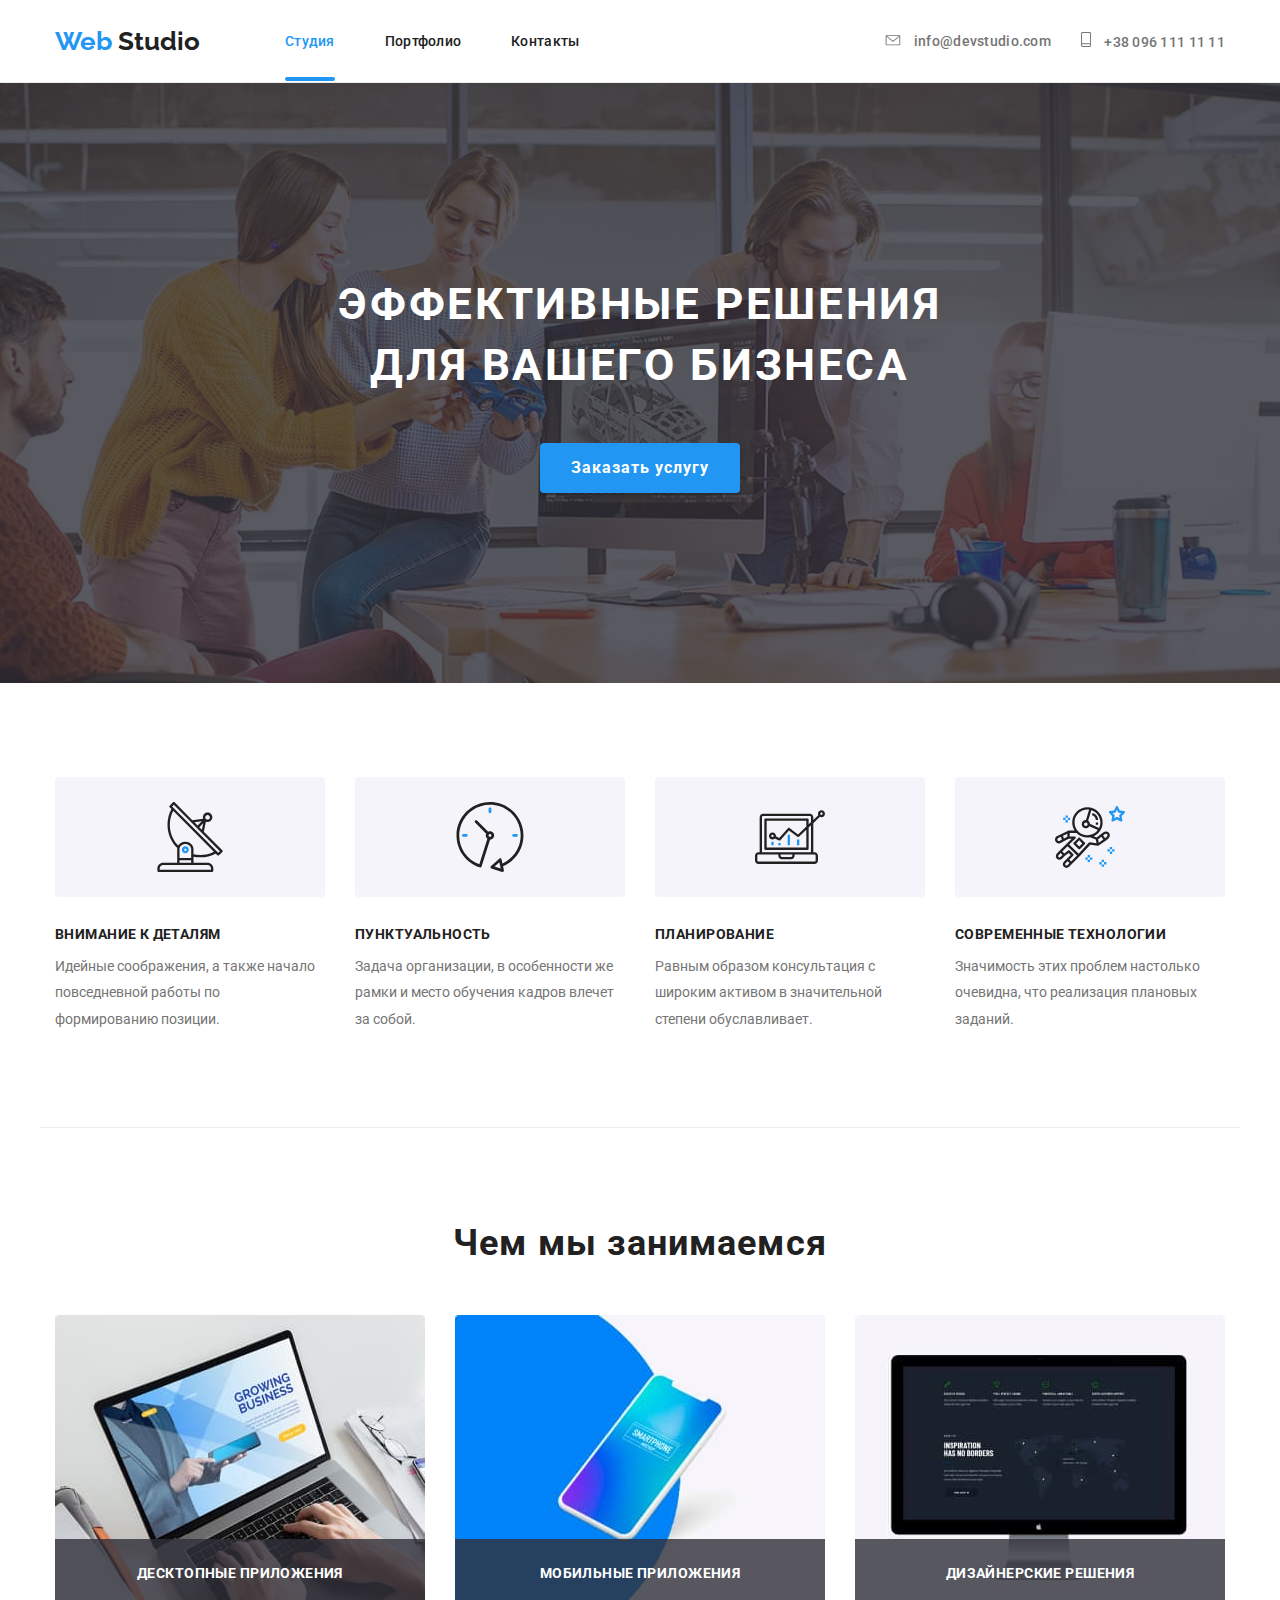
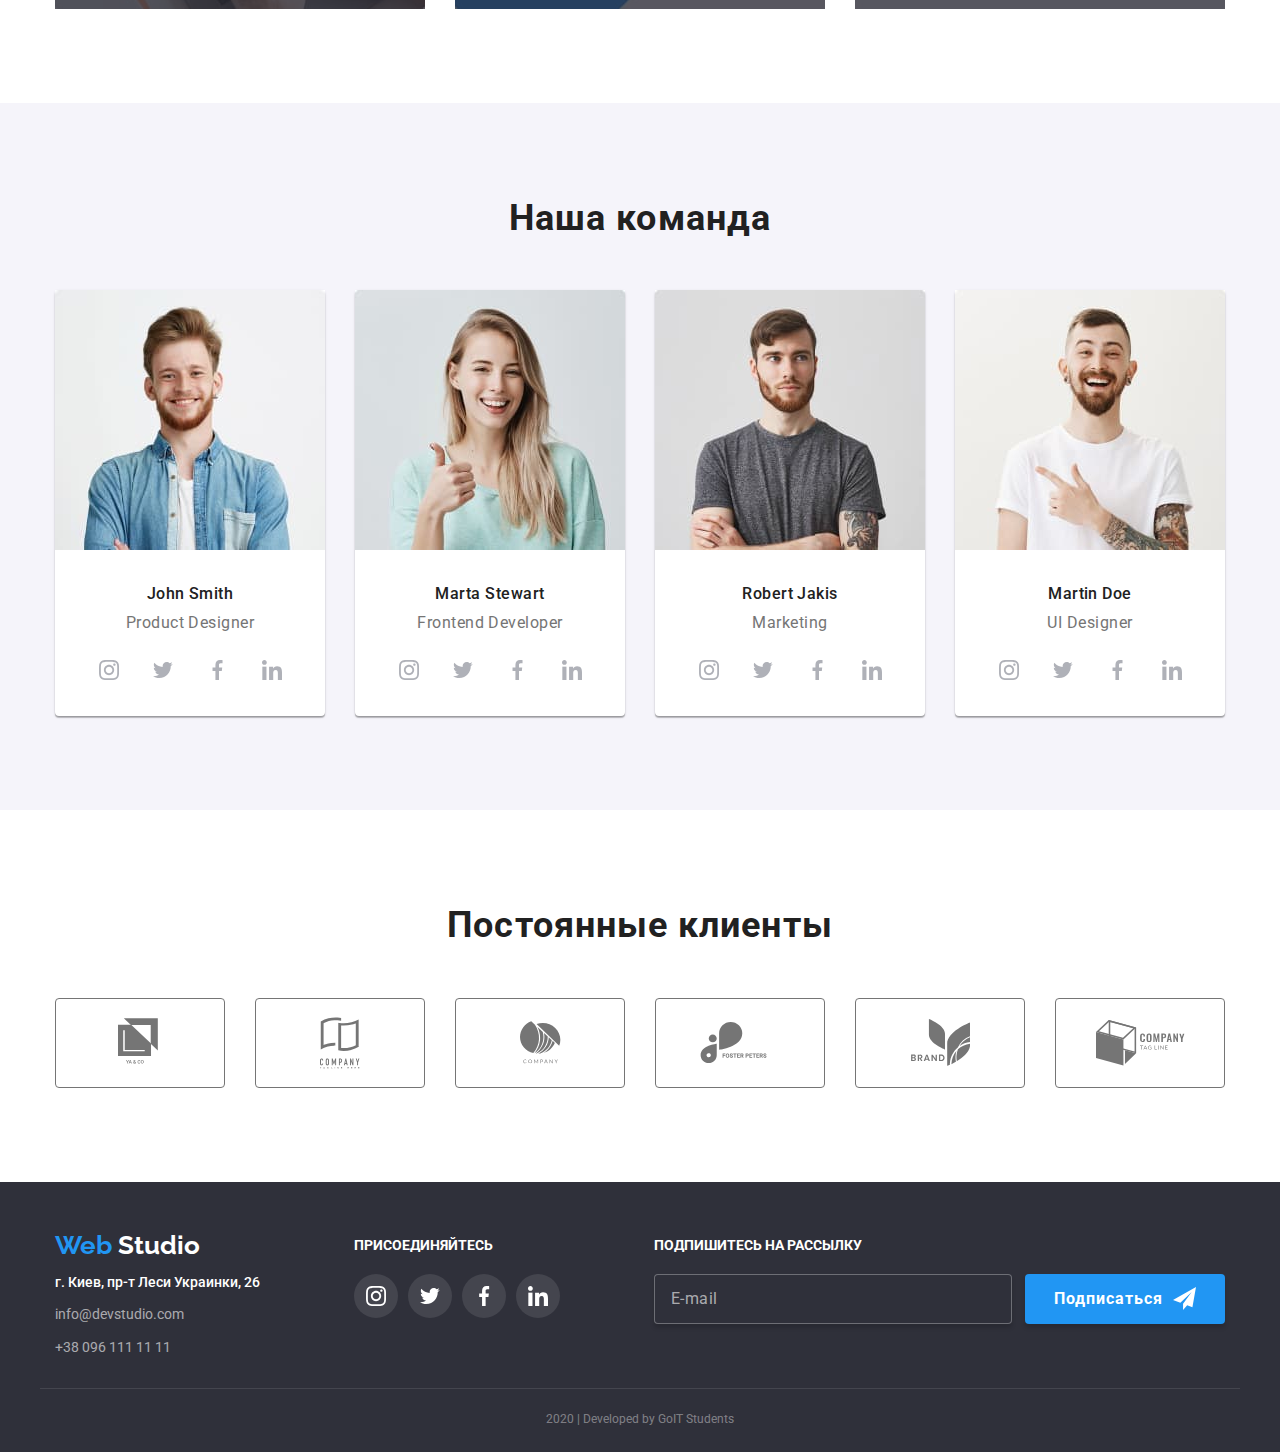
<file: index.html>
<!DOCTYPE html>
<html lang="ru">

<head>
  <meta charset="UTF-8" />
  <meta name="viewport" content="width=device-width, initial-scale=1.0" />
  <link href="https://fonts.googleapis.com/css2?family=Raleway:wght@700&display=swap" rel="stylesheet" />
  <link href="https://fonts.googleapis.com/css2?family=Roboto:wght@400;700&display=swap" rel="stylesheet" />
  <link rel="stylesheet" href="./css/main.min.css">
  <title>Верстка№1</title>
</head>

<body>
  <header>
    <!--Шапка сайта-->
    <div class="container-header">

      <nav class="header-nav">
        <a href="./index.html" class="logo">Web <span class="logo-studio"> Studio</span></a>
        <ul class="nav-list">
          <li class="nav-list-item">
            <a href="./index.html" class="nav-menu current">Студия</a>
          </li>
          <li class="nav-list-item">
            <a href="./portfolio.html" class="nav-menu">Портфолио</a>
          </li>
          <li class="nav-list-item">
            <a href="" class="nav-menu">Контакты</a>
          </li>
        </ul>
      </nav>

      <div class="container-connection">
        <ul class="container-connection-items">

          <li class="list-connection">
            <a href="mailto:info@devstudio.com" class="nav-contact">
              <svg class="icon-header" width="16" height="11">
                <use href="./images/svg/symbol.svg#icon-envelope">
                </use>
              </svg>
              info@devstudio.com
            </a>
          </li>

          <li class="list-connection">
            <a href="tel:+380961111111" class="nav-contact">
              <svg class="icon-header" width="10" height="15">
                <use href="./images/svg/symbol.svg#icon-Vector">
                </use>
              </svg>
              +38 096 111 11 11
            </a>
          </li>

        </ul>
      </div>

    </div>
  </header>
  <main>
    <section class="hero">
      <div class="container-hero">
        <h1 class="h1-studio">
          эффективные решения <br />
          для вашего бизнеса
        </h1>
        <div class="section-hero-button">
          <button data-modal-open type="button" class="button-hero">Заказать услугу</button>
        </div>
      </div>
    </section>
    <section class="section-features">
      <ul class="section-features-items">
        <li class="features-items-list">
          <div class="inside">
            <svg width="70px" height="70px">
              <use href="./images/svg/symbol.svg#icon-antenna"></use>
            </svg>
          </div>
          <h3 class="features-name">внимание к деталям</h3>
          <p class="features-title">
            Идейные соображения, а также начало повседневной работы по
            формированию позиции.
          </p>
        </li>
        <li class="features-items-list">
          <div class="inside">
            <svg width="70px" height="70px">
              <use href="./images/svg/symbol.svg#icon-clock"></use>
            </svg>
          </div>
          <h3 class="features-name">пунктуальность</h3>
          <p class="features-title">
            Задача организации, в особенности же рамки и место обучения кадров
            влечет за собой.
          </p>
        </li>
        <li class="features-items-list">
          <div class="inside">
            <svg width="70px" height="70px">
              <use href="./images/svg/symbol.svg#icon-diagram"></use>
            </svg>
          </div>
          <h3 class="features-name">планирование</h3>
          <p class="features-title">
            Равным образом консультация с широким активом в значительной
            степени обуславливает.
          </p>
        </li>
        <li class="features-items-list">
          <div class="inside">
            <svg width="70px" height="70px">
              <use href="./images/svg/symbol.svg#icon-astronaut"></use>
            </svg>
          </div>
          <h3 class="features-name">современные технологии</h3>
          <p class="features-title">
            Значимость этих проблем настолько очевидна, что реализация
            плановых заданий.
          </p>
        </li>
      </ul>
    </section>

    <section class="section-desktop">
      <h2 class="h2-studio">Чем мы занимаемся</h2>
      <ul class="desktop-list">

        <li class="desktop-list-items">
          <img src="./images/img1-3.jpg" alt="Десктопные приложения" width="370" />
          <h3 class="soft">десктопные приложения</h3>
        </li>

        <li class="desktop-list-items">
          <img src="./images/img2-3.jpg" alt="Мобильные приложения" width="370" />
          <h3 class="soft">мобильные приложения</h3>
        </li>

        <li class="desktop-list-items">
          <img src="./images/img3-3.jpg" alt="Дизайнерские решения" width="370" />
          <h3 class="soft">дизайнерские решения</h3>
        </li>

      </ul>
    </section>
    <section class="section-command">
      <div class="container-command">
        <h2 class="h2-studio">Наша команда</h2>
        <ul class="command-list">

        <li class="command-items">
          <img src="./images/img1-4.jpg" alt="Джон Ситт" width="270" />
          <h3 class="user">John Smith</h3>
          <p class="user-skill">Product Designer</p>
          <div class="container-seti">
            <ul class="user-seti">
              <li>
                <a class="icon-fill" href="" aria-label="instagram">
                  <svg class="icon-user" width="20" height="20">
                    <use href="./images/svg/symbol.svg#icon-Ellipse1"></use>
                  </svg>
                </a>
              </li>
              <li>
                <a class="icon-fill" href="" aria-label="twitter">
                  <svg class="icon-user" width="20" height="16">
                    <use href="./images/svg/symbol.svg#icon-Ellipse2"></use>
                  </svg>
                </a>
              </li>
              <li>
                <a class="icon-fill" href="" aria-label="facebook">
                  <svg class="icon-user" width="10" height="20">
                    <use href="./images/svg/symbol.svg#icon-Ellipse3"></use>
                  </svg>
                </a>
              </li>
              <li>
                <a class="icon-fill" href="" aria-label="linkeid">
                  <svg class="icon-user" width="20" height="20">
                    <use href="./images/svg/symbol.svg#icon-Ellipse4"></use>
                  </svg>
                </a>
              </li>
            </ul>
          </div>
        </li>

        <li class="command-items">
          <img src="./images/img2-4.jpg" alt="Марта Стевард" width="270" />
          <h3 class="user">Marta Stewart</h3>
          <p class="user-skill">Frontend Developer</p>
          <div class="container-seti">
            <ul class="user-seti">
              <li>
                <a class="icon-fill" href="" aria-label="instagram">
                  <svg class="icon-user" width="20" height="20">
                    <use href="./images/svg/symbol.svg#icon-Ellipse1"></use>
                  </svg>
                </a>
              </li>
              <li>
                <a class="icon-fill" href="" aria-label="twitter">
                  <svg class="icon-user" width="20" height="16">
                    <use href="./images/svg/symbol.svg#icon-Ellipse2"></use>
                  </svg>
                </a>
              </li>
              <li>
                <a class="icon-fill" href="" aria-label="facebook">
                  <svg class="icon-user" width="10" height="20">
                    <use href="./images/svg/symbol.svg#icon-Ellipse3"></use>
                  </svg>
                </a>
              </li>
              <li>
                <a class="icon-fill" href="" aria-label="linkeid">
                  <svg class="icon-user" width="20" height="20">
                    <use href="./images/svg/symbol.svg#icon-Ellipse4"></use>
                  </svg>
                </a>
              </li>
            </ul>
          </div>
        </li>

        <li class="command-items">
          <img src="./images/img3-4.jpg" alt="Роберт Якис" width="270" />
          <h3 class="user">Robert Jakis</h3>
          <p class="user-skill">Marketing</p>
          <div class="container-seti">
            <ul class="user-seti">
              <li>
                <a class="icon-fill" href="" aria-label="instagram">
                  <svg class="icon-user" width="20" height="20">
                    <use href="./images/svg/symbol.svg#icon-Ellipse1"></use>
                  </svg>
                </a>
              </li>
              <li>
                <a class="icon-fill" href="" aria-label="twitter">
                  <svg class="icon-user" width="20" height="16">
                    <use href="./images/svg/symbol.svg#icon-Ellipse2"></use>
                  </svg>
                </a>
              </li>
              <li>
                <a class="icon-fill" href="" aria-label="facebook">
                  <svg class="icon-user" width="10" height="20">
                    <use href="./images/svg/symbol.svg#icon-Ellipse3"></use>
                  </svg>
                </a>
              </li>
              <li>
                <a class="icon-fill" href="" aria-label="linkeid">
                  <svg class="icon-user" width="20" height="20">
                    <use href="./images/svg/symbol.svg#icon-Ellipse4"></use>
                  </svg>
                </a>
              </li>
            </ul>
          </div>
        </li>

        <li class="command-items">
          <img src="./images/img4-4.jpg" alt="Мартин До" width="270" />
          <h3 class="user">Martin Doe</h3>
          <p class="user-skill">UI Designer</p>
          <div class="container-seti">
            <ul class="user-seti">
              <li>
                <a class="icon-fill" href="" aria-label="instagram">
                  <svg class="icon-user" width="20" height="20">
                    <use href="./images/svg/symbol.svg#icon-Ellipse1"></use>
                  </svg>
                </a>
              </li>
              <li>
                <a class="icon-fill" href="" aria-label="twitter">
                  <svg class="icon-user" width="20" height="16">
                    <use href="./images/svg/symbol.svg#icon-Ellipse2"></use>
                  </svg>
                </a>
              </li>
              <li>
                <a class="icon-fill" href="" aria-label="facebook">
                  <svg class="icon-user" width="10" height="20">
                    <use href="./images/svg/symbol.svg#icon-Ellipse3"></use>
                  </svg>
                </a>
              </li>
              <li>
                <a class="icon-fill" href="" aria-label="linkeid">
                  <svg class="icon-user" width="20" height="20">
                    <use href="./images/svg/symbol.svg#icon-Ellipse4"></use>
                  </svg>
                </a>
              </li>
            </ul>
          </div>
        </li>
        </ul>
      </div>
    </section>
    <section class="section-client">
      <h2 class="h2-studio">Постоянные клиенты</h2>
      <ul class="logo-client">
        <li class="logo-client-items">
          <a class="icon" href="" aria-label="компания1">
            <svg class="logo-icon" width="44" height="49">
              <use href="./images/svg/symbol.svg#icon-logo1"></use>
            </svg>
          </a>
        </li>
        <li class="logo-client-items">
          <a class="icon" href="" aria-label="компания2">
            <svg class="logo-icon" width="40" height="52">
              <use href="./images/svg/symbol.svg#icon-logo2"></use>
            </svg>
          </a>
        </li>
        <li class="logo-client-items">
          <a class="icon" href="" aria-label="компания3">
            <svg class="logo-icon" width="41" height="43">
              <use href="./images/svg/symbol.svg#icon-logo3"></use>
            </svg>
          </a>
        </li>
        <li class="logo-client-items">
          <a class="icon" href="" aria-label="компания4">
            <svg class="logo-icon" width="80" height="42">
              <use href="./images/svg/symbol.svg#icon-logo4"></use>
            </svg>
          </a>
        </li>
        <li class="logo-client-items">
          <a class="icon" href="" aria-label="компания5">
            <svg class="logo-icon" width="59" height="47">
              <use href="./images/svg/symbol.svg#icon-logo5"></use>
            </svg>
          </a>
        </li>
        <li class="logo-client-items">
          <a class="icon" href="" aria-label="компания6">
            <svg class="logo-icon" width="89" height="46">
              <use href="./images/svg/symbol.svg#icon-logo6"></use>
            </svg>
          </a>
        </li>
      </ul>
    </section>
  </main>
  <footer>
      <div class="footer-content">
        <div class="container-adress">
          <a href="./index.html" class="logo">Web<span class="studio-footer"> Studio</span></a>
          <h2 class="footer-adress">г. Киев, пр-т Леси Украинки, 26</h2>
          <ul class="adress-items">
            <li class="adress-list">
              <a href="mailto:info@devstudio.com" class="footer-contact">info@devstudio.com</a>
            </li>
            <li>
              <a href="tel:+380961111111" class="footer-contact">+38 096 111 11 11</a>
            </li>
          </ul>
        </div>
        <div class="join">
          <p class="footer-connect">присоединяйтесь</p>
          <ul class="footer-seti">
            <li class="footer-seti-items">
              <a href="" class="footer-fon-icon">
                <svg class="footer-icon" width="20" height="20">
                  <use href="./images/svg/symbol.svg#icon-Ellipse5"></use>
                </svg>
              </a>
            </li>
            <li class="footer-seti-items">
              <a href="" class="footer-fon-icon">
                <svg class="footer-icon" width="20" height="20">
                  <use href="./images/svg/symbol.svg#icon-Ellipse6"></use>
                </svg>
              </a>
            </li>
            <li class="footer-seti-items">
              <a href="" class="footer-fon-icon">
                <svg class="footer-icon" width="20" height="20">
                  <use href="./images/svg/symbol.svg#icon-Ellipse7"></use>
                </svg>
              </a>
            </li>
            <li class="footer-seti-items">
              <a href="" class="footer-fon-icon">
                <svg class="footer-icon" width="20" height="20">
                  <use href="./images/svg/symbol.svg#icon-Ellipse8"></use>
                </svg>
              </a>
            </li>
          </ul>
        </div>
        <div class="subscribe">

         <form action="" class="">
          <p class="footer-connect">подпишитесь на рассылку</p>
          <input class="subscribe-form" type="text" name="message" id="subscribe" placeholder="E-mail"
            form="subscribe" />
          <label for="subscribe"></label>
          <button type="submit" class="button-subscribe" id="subscribe">Подписаться </button>
         </form>

        </div>
      </div>
    <p class="footer-copyright">2020 | Developed by GoIT Students</p>
  </footer>

  <div data-modal class="backdrop is-hidden">
    <div class="modal">
      <h2 class="form-title">Оставьте свои данные, мы вам перезвоним</h2>

      <form action="" class="form-topic">

        <div class="space-form">
          <input type="text" class="form-input" name="name" id="name" placeholder=" ">
          <label for="name" class="form-label">Имя</label>
          <svg class="form-icon" width="12" height="12">
            <use href="./images/svg/symbol.svg#icon-name"></use>
          </svg>
        </div>

        <div class="space-form">
          <input type="tel" class="form-input" id="tel" placeholder=" ">
          <label for="tel" class="form-label">Телефон</label>
          <svg class="form-icon" width="13" height="13">
            <use href="./images/svg/symbol.svg#icon-tel"></use>
          </svg>
        </div>

        <div class="space-form">
          <input type="email" class="form-input" id="email" placeholder=" ">
          <label for="email" class="form-label">Почта</label>
          <svg class="form-icon" width="15" height="12">
            <use href="./images/svg/symbol.svg#icon-post"></use>
          </svg>
        </div>

        <div class="comments-form">
          <textarea class="form-texterea" name="comments" id="comments" cols="" rows="" placeholder=" "></textarea>
          <label class="comments-item" for="comments">Комментарии</label>
        </div>

        <div class="form-contract">
          <label class="checkbox-label">
            <input class="checkbox" type="checkbox">
            <span class="checkbox-icon"></span>
            Соглашаюсь с рассылкой и принимаю
            <a href="">Условия договора</a>
          </label>
        </div>

        <button class="form-button" type="submit">Отправить</button>

      </form>

      <button data-modal-close type="button" class="button-close">
        <svg class="icon-close" width="18" height="18">
          <use href="./images/svg/symbol.svg#icon-close"></use>
        </svg>
      </button>

    </div>
  </div>
  <script src="./js/modal.js"></script>
</body>

</html>
</file>
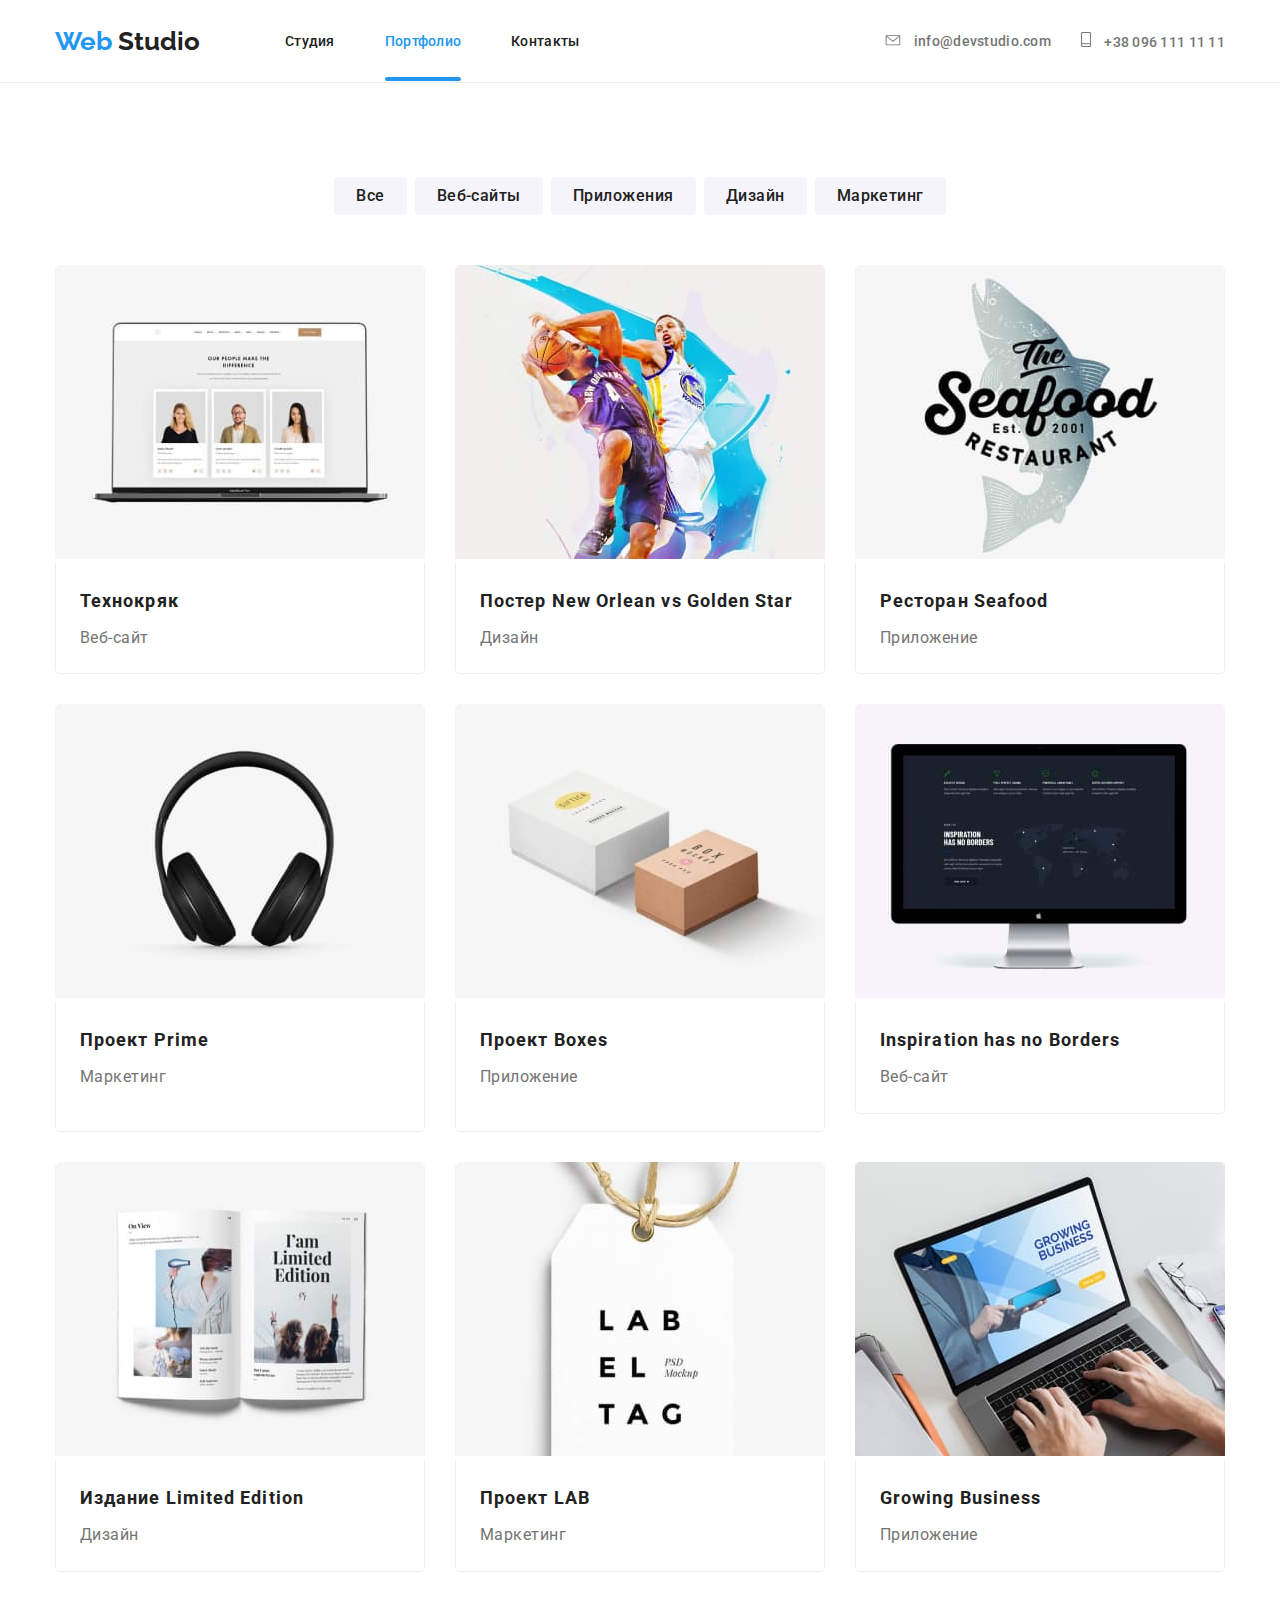
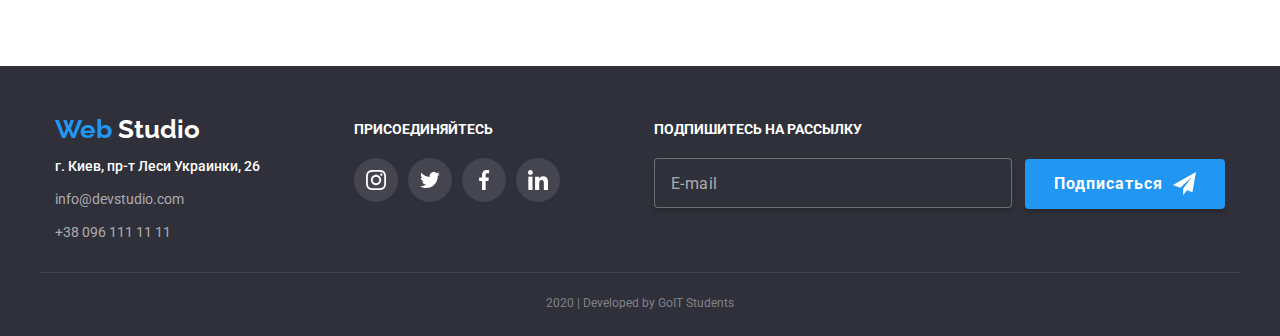
<file: portfolio.html>
<!DOCTYPE html>
<html lang="ru">

<head>
    <meta charset="UTF-8" />
    <meta name="viewport" content="width=device-width, initial-scale=1.0" />
    <link href="https://fonts.googleapis.com/css2?family=Raleway:wght@700&display=swap" rel="stylesheet" />
    <link href="https://fonts.googleapis.com/css2?family=Roboto:wght@400;700&display=swap" rel="stylesheet" />
    <link rel="stylesheet" href="./css/main.min.css">
    <title>Верстка№1</title>
</head>

<body>
    <header>
        <div class="container-header">
    
          <nav class="header-nav">
            <a href="./index.html" class="logo">Web <span class="logo-studio"> Studio</span></a>
            <ul class="nav-list">
              <li class="nav-list-item">
                <a href="./index.html" class="nav-menu">Студия</a>
              </li>
              <li class="nav-list-item">
                <a href="./portfolio.html" class="nav-menu current">Портфолио</a>
              </li>
              <li class="nav-list-item">
                <a href="" class="nav-menu">Контакты</a>
              </li>
            </ul>
          </nav>
    
          <div class="container-connection">
            <ul class="container-connection-items">
    
              <li class="list-connection">
                <a href="mailto:info@devstudio.com" class="nav-contact">
                  <svg class="icon-header" width="16" height="11">
                    <use href="./images/svg/symbol.svg#icon-envelope">
                    </use>
                  </svg>
                  info@devstudio.com
                </a>
              </li>
    
              <li class="list-connection">
                <a href="tel:+380961111111" class="nav-contact">
                  <svg class="icon-header" width="10" height="15">
                    <use href="./images/svg/symbol.svg#icon-Vector">
                    </use>
                  </svg>
                  +38 096 111 11 11
                </a>
              </li>
    
            </ul>
          </div>
    
        </div>
      </header>
    <main>
        <div class="section-portfolio container">
            <h1 class="visually-hidden">Заголовок h1, который скроется</h1>
            <ul class="portfolio-filter">
                <li class="filter-items">
                    <button type="button cubic" class="button">Все</button>
                </li>
                <li class="filter-items">
                    <button type="button cubic" class="button">Веб-сайты</button>
                </li>
                <li class="filter-items">
                    <button type="button cubic" class="button">Приложения</button>
                </li>
                <li class="filter-items">
                    <button type="button cubic" class="button">Дизайн</button>
                </li>
                <li class="filter-items">
                    <button type="button cubic" class="button">Маркетинг</button>
                </li>
            </ul>
            <ul class="box-items">

                <li class="felx-outline">
                    <a class="thumb" href="">
                        <div class="product">
                            <img class="img-block" src="./images/img1.jpg" width="370" alt="технокряк" />
                            <p class="hidden">
                                Технокряк это современная площадка распространения
                                коронавируса.
                                Компании используют эту платформу для цифрового шпионажа
                                и атак
                                на защищённые сервера конкурентов.
                            </p>
                        </div>
                        <div class="portfolio-content">
                            <h2 class="h2-portfolio">Технокряк</h2>
                            <p class="abzac-menu">Веб-сайт</p>
                        </div>
                    </a>
                </li>

                <li class="felx-outline">
                    <a class="thumb" href="">
                        <div class="product">
                            <img src="./images/img.jpg" width="370" alt="постер" class="img-block" />
                            <p class="hidden">
                                Технокряк это современная площадка распространения коронавируса.
                                Компании используют эту платформу для цифрового шпионажа и атак
                                на защищённые сервера конкурентов.
                            </p>
                        </div>
                        <div class="portfolio-content">
                            <h2 class="h2-portfolio">Постер New Orlean vs Golden Star</h2>
                            <p class="abzac-menu">Дизайн</p>
                        </div>
                    </a>
                </li>

                <li class="felx-outline">
                    <a class="thumb" href="">
                        <div class="product">
                            <img src="./images/img(1).jpg" width="370" alt="ресторан" class="img-block" />
                            <p class="hidden">
                                Технокряк это современная площадка распространения коронавируса.
                                Компании используют эту платформу для цифрового шпионажа и атак на
                                защищённые сервера конкурентов.
                            </p>
                        </div>
                        <div class="portfolio-content">
                            <h2 class="h2-portfolio">Ресторан Seafood</h2>
                            <p class="abzac-menu">Приложение</p>
                        </div>
                    </a>
                </li>

                <li class="felx-outline">
                    <a class="thumb" href="">
                        <div class="product">
                            <img src="./images/img(2).jpg" width="370" alt="проект прайм" class="img-block" />
                            <p class="hidden">
                                Технокряк это современная площадка распространения коронавируса.
                                Компании используют эту платформу для цифрового шпионажа и атак на
                                защищённые сервера конкурентов.
                            </p>
                        </div>
                        <div class="portfolio-content">
                            <h2 class="h2-portfolio">Проект Prime</h2>
                            <p class="abzac-menu">Маркетинг</p>
                            <h3 class="hidden">
                        </div>
                    </a>
                </li>

                <li class="felx-outline">
                    <a class="thumb" href="">
                        <div class="product">
                            <img src="./images/img(3).jpg" width="370" alt="проект коробка" class="img-block" />
                            <p class="hidden">
                                Технокряк это современная площадка распространения коронавируса.
                                Компании используют эту платформу для цифрового шпионажа и атак на
                                защищённые сервера конкурентов.
                            </p>
                        </div>
                        <div class="portfolio-content">
                            <h2 class="h2-portfolio">Проект Boxes</h2>
                            <p class="abzac-menu">Приложение</p>
                            <h3 class="hidden">
                        </div>
                    </a>
                </li>

                <li class="felx-outline">
                    <a class="thumb" href="">
                        <div class="product">
                            <img src="./images/img(4).jpg" width="370" alt="вдохновение" class="img-block" />
                            <p class="hidden">
                                Технокряк это современная площадка распространения коронавируса.
                                Компании используют эту платформу для цифрового шпионажа и атак на
                                защищённые сервера конкурентов.
                            </p>
                        </div>
                        <div class="portfolio-content">
                            <h2 class="h2-portfolio">Inspiration has no Borders</h2>
                            <p class="abzac-menu">Веб-сайт</p>
                        </div>
                    </a>
                </li>

                <li class="felx-outline">
                    <a class="thumb" href="">
                        <div class="product">
                            <img src="./images/img(5).jpg" width="370" alt="издание" class="img-block" />
                            <p class="hidden">
                                Технокряк это современная площадка распространения коронавируса.
                                Компании используют эту платформу для цифрового шпионажа и атак на
                                защищённые сервера конкурентов.
                            </p>
                        </div>
                        <div class="portfolio-content">
                            <h2 class="h2-portfolio">Издание Limited Edition</h2>
                            <p class="abzac-menu">Дизайн</p>
                        </div>
                    </a>
                </li>

                <li class="felx-outline">
                    <a class="thumb" href="">
                        <div class="product">
                            <img src="./images/img(6).jpg" width="370" alt="проект кряк" class="img-block" />
                            <p class="hidden">
                                Технокряк это современная площадка распространения коронавируса.
                                Компании используют эту платформу для цифрового шпионажа и атак на
                                защищённые сервера конкурентов.
                            </p>
                        </div>
                        <div class="portfolio-content">
                            <h2 class="h2-portfolio">Проект LAB</h2>
                            <p class="abzac-menu">Маркетинг</p>
                        </div>
                    </a>
                </li>

                <li class="felx-outline">
                    <a class="thumb" href="">
                        <div class="product">
                            <img src="./images/img(7).jpg" width="370" alt="бизнес" class="img-block" />
                            <p class="hidden">
                                Технокряк это современная площадка распространения коронавируса.
                                Компании используют эту платформу для цифрового шпионажа и атак на
                                защищённые сервера конкурентов.
                            </p>
                        </div>
                        <div class="portfolio-content">
                            <h2 class="h2-portfolio">Growing Business</h2>
                            <p class="abzac-menu">Приложение</p>
                        </div>
                    </a>
                </li>

            </ul>
        </div>
    </main>
    <footer>
        <div class="footer-content">
          <div class="container-adress">
            <a href="./index.html" class="logo">Web<span class="studio-footer"> Studio</span></a>
            <h2 class="footer-adress">г. Киев, пр-т Леси Украинки, 26</h2>
            <ul class="adress-items">
              <li class="adress-list">
                <a href="mailto:info@devstudio.com" class="footer-contact">info@devstudio.com</a>
              </li>
              <li>
                <a href="tel:+380961111111" class="footer-contact">+38 096 111 11 11</a>
              </li>
            </ul>
          </div>
          <div class="join">
            <p class="footer-connect">присоединяйтесь</p>
            <ul class="footer-seti">
              <li class="footer-seti-items">
                <a href="" class="footer-fon-icon">
                  <svg class="footer-icon" width="20" height="20">
                    <use href="./images/svg/symbol.svg#icon-Ellipse5"></use>
                  </svg>
                </a>
              </li>
              <li class="footer-seti-items">
                <a href="" class="footer-fon-icon">
                  <svg class="footer-icon" width="20" height="20">
                    <use href="./images/svg/symbol.svg#icon-Ellipse6"></use>
                  </svg>
                </a>
              </li>
              <li class="footer-seti-items">
                <a href="" class="footer-fon-icon">
                  <svg class="footer-icon" width="20" height="20">
                    <use href="./images/svg/symbol.svg#icon-Ellipse7"></use>
                  </svg>
                </a>
              </li>
              <li class="footer-seti-items">
                <a href="" class="footer-fon-icon">
                  <svg class="footer-icon" width="20" height="20">
                    <use href="./images/svg/symbol.svg#icon-Ellipse8"></use>
                  </svg>
                </a>
              </li>
            </ul>
          </div>
          <div class="subscribe">
  
           <form action="" class="">
            <p class="footer-connect">подпишитесь на рассылку</p>
            <input class="subscribe-form" type="text" name="message" id="subscribe" placeholder="E-mail"
              form="subscribe" />
            <label for="subscribe"></label>
            <button type="submit" class="button-subscribe" id="subscribe">Подписаться </button>
           </form>
  
          </div>
        </div>
      <p class="footer-copyright">2020 | Developed by GoIT Students</p>
    </footer>
</body>

</html>
</file>
<file: css/main.min.css>
html{-webkit-box-sizing:border-box;box-sizing:border-box}*,*::before,*::after{-webkit-box-sizing:inherit;box-sizing:inherit}body{margin:0}.container-header,.container-hero,.section-features,.section-desktop,.container-command,.section-client,.footer-content,.section-portfolio{width:1200px;padding-left:15px;padding-right:15px;margin:0px auto}.section-features,.section-desktop,.section-command,.section-client{padding-top:94px;padding-bottom:94px}ul{list-style:none}a{text-decoration:none;display:block}.h2-studio{text-align:center;margin:0;font-family:Roboto,sans-serif;font-style:normal;font-weight:700;font-size:36px;line-height:1.2;letter-spacing:0.03em;color:#212121}header{border-bottom:1px solid #ececec}.container-header{display:-webkit-box;display:-ms-flexbox;display:flex}.container-header .header-nav{display:-webkit-box;display:-ms-flexbox;display:flex;-webkit-box-align:center;-ms-flex-align:center;align-items:center}.logo{margin-right:85px;color:#2196f3;font-family:Raleway,sans-serif;font-style:normal;font-weight:700;font-size:26px;line-height:1.2}.logo-studio{color:#212121}.nav-list{display:-webkit-box;display:-ms-flexbox;display:flex;margin:0;padding:0}.nav-list-item{position:relative;margin-right:50px}.nav-list-item:last-child{margin-right:0px}.nav-menu{position:relative;display:block;padding-top:32px;padding-bottom:32px;font-family:Roboto,sans-serif;font-style:normal;font-weight:500;font-size:14px;line-height:1.1;letter-spacing:0.02em;color:#212121;-webkit-transition:color 250ms cubic-bezier(0.4, 0, 0.2, 1);transition:color 250ms cubic-bezier(0.4, 0, 0.2, 1)}.nav-menu:hover,.nav-menu:focus{color:#2196f3}.current{color:#2196f3;position:relative}.current::after{content:'';position:absolute;bottom:0;right:0;display:block;width:100%;height:4px;background:#2196f3;border-radius:2px}.container-connection{margin-left:auto;display:-webkit-box;display:-ms-flexbox;display:flex;-webkit-box-align:center;-ms-flex-align:center;align-items:center}.container-connection-items{display:-webkit-inline-box;display:-ms-inline-flexbox;display:inline-flex;padding:0;margin:0}.list-connection{display:-webkit-inline-box;display:-ms-inline-flexbox;display:inline-flex;-webkit-box-align:center;-ms-flex-align:center;align-items:center;margin-right:30px}.list-connection:last-child{margin-right:0px}.nav-contact{display:block;-webkit-box-align:center;-ms-flex-align:center;align-items:center;padding-top:32px;padding-bottom:32px;font-family:Roboto,sans-serif;font-style:normal;font-weight:500;font-size:14px;line-height:1.1;letter-spacing:0.02em;color:#757575;-webkit-transition:color 250ms cubic-bezier(0.4, 0, 0.2, 1);transition:color 250ms cubic-bezier(0.4, 0, 0.2, 1)}.nav-contact:hover,.nav-contact:focus{color:#2196f3}.icon-header{margin-right:10px;fill:currentColor}.hero{margin-left:auto;margin-right:auto;display:-webkit-box;display:-ms-flexbox;display:flex;-webkit-box-orient:vertical;-webkit-box-direction:normal;-ms-flex-direction:column;flex-direction:column;-webkit-box-pack:center;-ms-flex-pack:center;justify-content:center;max-width:1600px;height:600px;background-color:#757575;background-image:-webkit-gradient(linear, left top, left bottom, from(rgba(47,48,58,0.8)), to(rgba(47,48,58,0.8))),url(../images/header.jpg);background-image:linear-gradient(rgba(47,48,58,0.8), rgba(47,48,58,0.8)),url(../images/header.jpg);background-repeat:no-repeat;background-position:center;background-size:cover}.container-hero .h1-studio{text-align:center;margin:0;font-family:Roboto,sans-serif;font-style:normal;font-weight:700;font-size:44px;line-height:1.4;letter-spacing:0.06em;text-transform:uppercase;color:#fff}.container-hero .section-hero-button{margin-top:46px;text-align:center}.container-hero .section-hero-button .button-hero{text-align:center;width:200px;height:50px;-webkit-box-shadow:0px 4px 4px rgba(0,0,0,0.15);box-shadow:0px 4px 4px rgba(0,0,0,0.15);border-radius:4px;border:1px;text-align:center;background-color:#2196f3;font-family:Roboto,sans-serif;font-style:normal;font-weight:700;font-size:16px;line-height:30px;letter-spacing:0.06em;color:#fff;cursor:pointer}.section-features{display:-webkit-box;display:-ms-flexbox;display:flex;padding-left:15px;padding-right:15px;-webkit-box-align:center;-ms-flex-align:center;align-items:center}.section-features-items{display:-webkit-box;display:-ms-flexbox;display:flex;margin:0px;padding:0px}.features-items-list{margin-right:30px;width:270px}.features-items-list:last-child{margin-right:0px}.features-items-list .inside{display:-webkit-box;display:-ms-flexbox;display:flex;-webkit-box-pack:center;-ms-flex-pack:center;justify-content:center;-webkit-box-align:center;-ms-flex-align:center;align-items:center;width:270px;height:120px;background:#f5f4fa;border-radius:4px}.features-items-list .features-name{margin-top:30px;margin-bottom:0;font-family:Roboto,sans-serif;font-style:normal;font-weight:700;font-size:14px;line-height:1.1;letter-spacing:0.03em;text-transform:uppercase;color:#212121}.features-items-list .features-title{margin-top:10px;margin-bottom:0px;font-family:Roboto,sans-serif;font-style:normal;font-weight:400;font-size:14px;line-height:1.9;color:#757575}.section-desktop{border-top:1px solid #ececec}.section-desktop .desktop-list{display:-webkit-box;display:-ms-flexbox;display:flex;-webkit-box-align:center;-ms-flex-align:center;align-items:center;margin-top:50px;margin-bottom:0;padding:0}.desktop-list-items{position:relative;display:-webkit-box;display:-ms-flexbox;display:flex;-webkit-box-orient:vertical;-webkit-box-direction:normal;-ms-flex-direction:column;flex-direction:column;margin-right:30px;width:370px}.desktop-list-items:last-child{margin-right:0px}.desktop-list-items .soft{position:absolute;bottom:0;left:0;display:-webkit-box;display:-ms-flexbox;display:flex;padding:0;margin:0;width:370px;height:70px;-webkit-box-pack:center;-ms-flex-pack:center;justify-content:center;-webkit-box-align:center;-ms-flex-align:center;align-items:center;font-family:Roboto,sans-serif;font-style:normal;font-weight:700;font-size:14px;line-height:1.1;letter-spacing:0.03em;text-transform:uppercase;background:rgba(47,48,58,0.8);color:#fff}.section-command{display:-webkit-box;display:-ms-flexbox;display:flex;-webkit-box-align:center;-ms-flex-align:center;align-items:center;-webkit-box-orient:vertical;-webkit-box-direction:normal;-ms-flex-direction:column;flex-direction:column;background:#f5f4fa}.container-command .command-list{display:-webkit-box;display:-ms-flexbox;display:flex;padding:0px;margin-top:50px;margin-bottom:0}.command-items{background:#fff;border-radius:4px;margin-right:30px;width:270px;-webkit-box-shadow:0px 2px 1px rgba(0,0,0,0.2),0px 1px 1px rgba(0,0,0,0.14),0px 1px 3px rgba(0,0,0,0.12);box-shadow:0px 2px 1px rgba(0,0,0,0.2),0px 1px 1px rgba(0,0,0,0.14),0px 1px 3px rgba(0,0,0,0.12)}.command-items:last-child{margin-right:0}.command-items .user{text-align:center;margin-top:30px;margin-bottom:0px;font-family:Roboto,sans-serif;font-style:normal;font-weight:500;font-size:16px;line-height:1.2;letter-spacing:0.03em;color:#212121}.command-items .user-skill{text-align:center;margin-top:10px;margin-bottom:0px;font-family:Roboto,sans-serif;font-style:normal;font-weight:400;font-size:16px;line-height:1.2;letter-spacing:0.03em;color:#757575}.command-items .container-seti{margin-top:16px;margin-bottom:24px;margin-left:32px;margin-right:31px}.user-seti{display:-webkit-box;display:-ms-flexbox;display:flex;-webkit-box-pack:justify;-ms-flex-pack:justify;justify-content:space-between;padding:0}.icon-fill{width:44px;height:44px;display:-webkit-box;display:-ms-flexbox;display:flex;-webkit-box-pack:center;-ms-flex-pack:center;justify-content:center;-webkit-box-align:center;-ms-flex-align:center;align-items:center;border-radius:50%;-webkit-transition:background 250ms cubic-bezier(0.4, 0, 0.2, 1);transition:background 250ms cubic-bezier(0.4, 0, 0.2, 1)}.icon-fill .icon-user{display:block;width:20px;height:20px;fill:#afb1b8;-webkit-transition:fill 250ms cubic-bezier(0.4, 0, 0.2, 1);transition:fill 250ms cubic-bezier(0.4, 0, 0.2, 1)}.icon-fill:hover .icon-user,.icon-fill:focus .icon-user{fill:#fff}.icon-fill:hover,.icon-fill:focus{background-color:#2196f3}.section-client{display:-webkit-box;display:-ms-flexbox;display:flex;-webkit-box-orient:vertical;-webkit-box-direction:normal;-ms-flex-direction:column;flex-direction:column}.section-client .logo-client{display:-webkit-box;display:-ms-flexbox;display:flex;margin-top:50px;margin-bottom:0;padding:0}.logo-client-items{margin-right:30px}.logo-client-items:last-child{margin-right:0}.logo-client-items .icon{display:-webkit-box;display:-ms-flexbox;display:flex;-webkit-box-pack:center;-ms-flex-pack:center;justify-content:center;-webkit-box-align:center;-ms-flex-align:center;align-items:center;height:90px;min-width:170px;border:1px solid #757575;border-radius:4px;-webkit-transition:border 250ms cubic-bezier(0.4, 0, 0.2, 1);transition:border 250ms cubic-bezier(0.4, 0, 0.2, 1)}.logo-client-items .icon:hover,.logo-client-items .icon:focus{border:1px solid #2196f3}.logo-client-items .icon:hover .logo-icon,.logo-client-items .icon:focus .logo-icon{fill:#2196f3}.logo-icon{fill:#757575;-webkit-transition:fill 250ms cubic-bezier(0.4, 0, 0.2, 1);transition:fill 250ms cubic-bezier(0.4, 0, 0.2, 1)}footer{background-color:#2f303a}footer .footer-copyright{text-align:center;padding-top:18px;padding-bottom:21px;margin:0;font-family:Roboto,sans-serif;font-style:normal;font-weight:400;font-size:12px;line-height:2;color:rgba(255,255,255,0.4)}.footer-content{display:-webkit-box;display:-ms-flexbox;display:flex;border-bottom:1px solid rgba(255,255,255,0.1)}.footer-content .container-adress{margin-top:48px;margin-right:69px}.footer-content .join{margin-top:56px;margin-right:94px}.footer-content .subscribe{margin-top:56px}.studio-footer{color:#fff}.footer-adress{margin-top:10px;margin-bottom:0;font-family:Roboto,sans-serif;font-style:normal;font-weight:500;font-size:14px;line-height:1.7;color:#fff}.adress-items{margin-top:9px;margin-bottom:28px;padding:0}.adress-items .adress-list{margin-bottom:9px}.footer-contact{display:block;font-family:Roboto,sans-serif;font-style:normal;font-weight:400;font-size:14px;line-height:1.7;color:rgba(255,255,255,0.6)}.footer-contact:hover,.footer-contact:focus{color:#2196f3}.footer-connect{margin-top:0;margin-bottom:21px;font-family:Roboto,sans-serif;font-style:normal;font-weight:700;font-size:14px;line-height:1.1;text-transform:uppercase;color:#fff}.footer-seti{display:-webkit-box;display:-ms-flexbox;display:flex;padding:0;margin:0}.footer-seti-items{margin-right:10px}.footer-seti-items:last-child{margin-right:0}.footer-fon-icon{display:-webkit-box;display:-ms-flexbox;display:flex;-webkit-box-pack:center;-ms-flex-pack:center;justify-content:center;-webkit-box-align:center;-ms-flex-align:center;align-items:center;padding:0;width:44px;height:44px;border-radius:50%;background-color:rgba(255,255,255,0.1);-webkit-transition:background-color 250ms cubic-bezier(0.4, 0, 0.2, 1);transition:background-color 250ms cubic-bezier(0.4, 0, 0.2, 1)}.footer-fon-icon:hover,.footer-fon-icon:focus{background-color:#2196f3}.footer-fon-icon .footer-icon{fill:#fff}.subscribe-form{width:358px;height:50px;background:#2f303a;border:1px solid rgba(255,255,255,0.3);-webkit-box-sizing:border-box;box-sizing:border-box;-webkit-box-shadow:0px 4px 4px rgba(0,0,0,0.15);box-shadow:0px 4px 4px rgba(0,0,0,0.15);border-radius:4px;padding:15px 16px;margin-right:9px;font-family:Roboto,sans-serif;font-style:normal;font-weight:400;font-size:16px;line-height:30px;letter-spacing:0.03em;color:rgba(255,255,255,0.6)}.subscribe-form::-webkit-input-placeholder{font-family:Roboto,sans-serif;font-style:normal;font-weight:400;font-size:16px;line-height:30px;letter-spacing:0.03em;color:rgba(255,255,255,0.6)}.subscribe-form:-ms-input-placeholder{font-family:Roboto,sans-serif;font-style:normal;font-weight:400;font-size:16px;line-height:30px;letter-spacing:0.03em;color:rgba(255,255,255,0.6)}.subscribe-form::-ms-input-placeholder{font-family:Roboto,sans-serif;font-style:normal;font-weight:400;font-size:16px;line-height:30px;letter-spacing:0.03em;color:rgba(255,255,255,0.6)}.subscribe-form::placeholder{font-family:Roboto,sans-serif;font-style:normal;font-weight:400;font-size:16px;line-height:30px;letter-spacing:0.03em;color:rgba(255,255,255,0.6)}.button-subscribe{width:200px;height:50px;display:-webkit-inline-box;display:-ms-inline-flexbox;display:inline-flex;-webkit-box-align:center;-ms-flex-align:center;align-items:center;padding:10px 29px;background:#2196f3;border:1px;-webkit-box-shadow:0px 4px 4px rgba(0,0,0,0.15);box-shadow:0px 4px 4px rgba(0,0,0,0.15);border-radius:4px;font-family:Roboto,sans-serif;font-style:normal;font-weight:700;font-size:16px;line-height:30px;color:#fff;letter-spacing:0.06em;cursor:pointer}.button-subscribe::after{width:24px;height:24px;margin-left:10px;background-image:url(../images/svg/subscribe.svg);content:'';background-size:contain;background-repeat:no-repeat}.button-list{font-family:Roboto,sans-serif;font-style:normal;color:#fff;font-weight:700;font-size:16px;line-height:30px;letter-spacing:0.06em}.backdrop{position:fixed;top:0;left:0;width:100%;height:100%;opacity:1;background:rgba(0,0,0,0.2);-webkit-transition:opacity 250ms cubic-bezier(0.4, 0, 0.2, 1);transition:opacity 250ms cubic-bezier(0.4, 0, 0.2, 1)}.backdrop.is-hidden{visibility:hidden;opacity:0;pointer-events:none}.modal{position:absolute;top:50%;left:50%;-webkit-transform:translate(-50%, -50%) scale(1);transform:translate(-50%, -50%) scale(1);-webkit-transition:-webkit-transform 250ms cubic-bezier(0.4, 0, 0.2, 1);transition:-webkit-transform 250ms cubic-bezier(0.4, 0, 0.2, 1);transition:transform 250ms cubic-bezier(0.4, 0, 0.2, 1);transition:transform 250ms cubic-bezier(0.4, 0, 0.2, 1), -webkit-transform 250ms cubic-bezier(0.4, 0, 0.2, 1);width:528px;height:581px;padding:40px;background-color:#fff;-webkit-box-shadow:0px 2px 1px rgba(0,0,0,0.2),0px 1px 1px rgba(0,0,0,0.14),0px 1px 3px rgba(0,0,0,0.12);box-shadow:0px 2px 1px rgba(0,0,0,0.2),0px 1px 1px rgba(0,0,0,0.14),0px 1px 3px rgba(0,0,0,0.12);border-radius:4px}.modal .form-title{margin-top:0;margin-bottom:30px;font-family:Roboto,sans-serif;font-style:normal;font-weight:700;font-size:20px;line-height:23px;text-align:center;letter-spacing:0.03em;color:#212121}.modal .form-topic{display:-webkit-box;display:-ms-flexbox;display:flex;-webkit-box-orient:vertical;-webkit-box-direction:normal;-ms-flex-direction:column;flex-direction:column;-webkit-box-align:center;-ms-flex-align:center;align-items:center;margin-left:auto;margin-right:auto}.modal .button-close{display:block;position:absolute;top:8px;right:8px;width:30px;height:30px;border-radius:50%;border:1px solid rgba(0,0,0,0.1);background-color:#fff;cursor:pointer;-webkit-box-shadow:0px 2px 1px rgba(0,0,0,0.2),0px 1px 1px rgba(0,0,0,0.14),0px 1px 3px rgba(0,0,0,0.12);box-shadow:0px 2px 1px rgba(0,0,0,0.2),0px 1px 1px rgba(0,0,0,0.14),0px 1px 3px rgba(0,0,0,0.12)}.space-form{position:relative;margin-bottom:28px;cursor:pointer}.space-form .form-input{width:448px;height:40px;margin:0;padding-left:42px;border:1px solid rgba(33,33,33,0.2);-webkit-box-sizing:border-box;box-sizing:border-box;border-radius:4px}.space-form .form-input:focus{border:#2196f3;outline-color:#2196f3}.space-form .form-input:focus+.form-label,.space-form .form-input:not(:placeholder-shown)+.form-label{color:#2196f3;-webkit-transform:translate(-25px, -40px);transform:translate(-25px, -40px)}.space-form .form-input:focus ~ .form-icon{fill:#2196f3}.space-form .form-label{display:block;position:absolute;top:50%;left:42px;-webkit-transform:translatey(-50%);transform:translatey(-50%);-webkit-transition:-webkit-transform 250ms linear;transition:-webkit-transform 250ms linear;transition:transform 250ms linear;transition:transform 250ms linear, -webkit-transform 250ms linear;font-family:Roboto,sans-serif;font-style:normal;font-weight:400;font-size:12px;line-height:14px;letter-spacing:0.01em;opacity:1;color:#757575}.space-form .form-icon{position:absolute;top:14px;left:18px;-webkit-transform:translatey(0%);transform:translatey(0%)}.comments-form{position:relative;display:inline-block;margin-bottom:20px}.comments-form .form-texterea{resize:none;width:448px;height:120px;border:1px solid rgba(33,33,33,0.2);-webkit-box-sizing:border-box;box-sizing:border-box;border-radius:4px;padding:12px 16px}.comments-form .form-texterea:focus{border:#2196f3;outline-color:#2196f3}.comments-form .form-texterea:focus+.comments-item,.comments-form .form-texterea:not(:placeholder-shown)+.comments-item{color:#2196f3;-webkit-transform:translateY(-35px);transform:translateY(-35px)}.comments-form .comments-item{top:14px;left:18px;-webkit-transform:translatey(0%);transform:translatey(0%);position:absolute;font-family:Roboto,sans-serif;font-style:normal;font-weight:400;font-size:12px;line-height:14px;letter-spacing:0.01em;opacity:1;color:#757575;-webkit-transition:-webkit-transform 250ms linear;transition:-webkit-transform 250ms linear;transition:transform 250ms linear;transition:transform 250ms linear, -webkit-transform 250ms linear}.checkbox{-webkit-appearance:none;-moz-appearance:none;appearance:none}.checkbox:checked+.checkbox-icon{background-color:#2196f3;background-image:url(../images/svg/icon-check.svg);background-size:cover;border:#2196f3}.checkbox-icon{display:inline-block;vertical-align:middle;width:16px;height:15px;border:1.5px solid #212121;border-radius:4px}.form-button{width:200px;height:50px;font-family:Roboto,sans-serif;font-style:normal;font-weight:700;font-size:16px;line-height:30px;letter-spacing:0.06em;color:#fff;background:#2196f3;-webkit-box-shadow:0px 4px 4px rgba(0,0,0,0.15);box-shadow:0px 4px 4px rgba(0,0,0,0.15);border-radius:4px;border:1px;cursor:pointer}.icon-close{position:absolute;top:5px;right:5px}.form-contract{text-align:center;margin-bottom:30px;font-family:Roboto,sans-serif;font-style:normal;font-weight:400;font-size:14px;line-height:24px;letter-spacing:0.03em;color:#757575}.form-contract .checkbox-label{display:inline-block;cursor:pointer}.form-contract a{display:inline;text-decoration:underline;color:#2196f3}.section-portfolio{padding-top:94px;padding-bottom:94px}.section-portfolio .visually-hidden{position:absolute;width:1px;height:1px;margin:-1px;border:0;padding:0;clip:rect(0 0 0 0);overflow:hidden}.section-portfolio .portfolio-filter{display:-webkit-box;display:-ms-flexbox;display:flex;-webkit-box-pack:center;-ms-flex-pack:center;justify-content:center;margin-top:0;margin-bottom:50px;padding:0}.section-portfolio .box-items{display:-webkit-box;display:-ms-flexbox;display:flex;-ms-flex-wrap:wrap;flex-wrap:wrap;margin-top:50px;padding:0;margin:0}.filter-items{margin-right:8px}.filter-items:last-child{margin-right:0}.filter-items .button{background:#f5f4fa;border-radius:4px;border:1px;padding:6px 22px;font-family:Roboto,sans-serif;font-style:normal;font-weight:500;font-size:16px;line-height:1.6;letter-spacing:0.03em;color:#212121;cursor:pointer;-webkit-transition:background-color 250ms cubic-bezier(0.4, 0, 0.2, 1),color 250ms cubic-bezier(0.4, 0, 0.2, 1);transition:background-color 250ms cubic-bezier(0.4, 0, 0.2, 1),color 250ms cubic-bezier(0.4, 0, 0.2, 1)}.filter-items .button:hover,.filter-items .button:focus{background-color:#2196f3;color:#fff}.felx-outline{width:370px;margin-right:30px;margin-bottom:30px}.felx-outline .thumb:hover .hidden,.felx-outline .thumb:hover .product::before{opacity:1;-webkit-transform:translateY(0%);transform:translateY(0%)}.felx-outline .thumb:hover{-webkit-box-shadow:1px 4px 6px rgba(0,0,0,0.16),0px 4px 4px rgba(0,0,0,0.06),0px 1px 1px rgba(0,0,0,0.12);box-shadow:1px 4px 6px rgba(0,0,0,0.16),0px 4px 4px rgba(0,0,0,0.06),0px 1px 1px rgba(0,0,0,0.12)}.felx-outline .thumb:focus{-webkit-box-shadow:1px 4px 6px rgba(0,0,0,0.16),0px 4px 4px rgba(0,0,0,0.06),0px 1px 1px rgba(0,0,0,0.12);box-shadow:1px 4px 6px rgba(0,0,0,0.16),0px 4px 4px rgba(0,0,0,0.06),0px 1px 1px rgba(0,0,0,0.12)}.felx-outline .thumb:focus .hidden,.felx-outline .thumb:focus .product::before{opacity:1;-webkit-transform:translateY(0%);transform:translateY(0%)}.felx-outline:nth-child(3n){margin-right:0}.felx-outline:nth-last-child(-n+3){margin-bottom:0}.product{position:relative;overflow:hidden}.product .hidden{position:absolute;top:0;content:"";font-family:Roboto,sans-serif;font-style:normal;font-weight:400;font-size:18px;line-height:1.5;letter-spacing:0.03em;color:#fff;opacity:0;margin:63px 24px;-webkit-transform:translateY(180%);transform:translateY(180%);-webkit-transition:-webkit-transform 250ms cubic-bezier(0.4, 0, 0.2, 1);transition:-webkit-transform 250ms cubic-bezier(0.4, 0, 0.2, 1);transition:transform 250ms cubic-bezier(0.4, 0, 0.2, 1);transition:transform 250ms cubic-bezier(0.4, 0, 0.2, 1), -webkit-transform 250ms cubic-bezier(0.4, 0, 0.2, 1)}.product::before{position:absolute;display:inline-block;content:"";width:100%;height:100%;background:rgba(33,150,243,0.9);-webkit-transform:translateY(150%);transform:translateY(150%);-webkit-transition:-webkit-transform 250ms cubic-bezier(0.4, 0, 0.2, 1);transition:-webkit-transform 250ms cubic-bezier(0.4, 0, 0.2, 1);transition:transform 250ms cubic-bezier(0.4, 0, 0.2, 1);transition:transform 250ms cubic-bezier(0.4, 0, 0.2, 1), -webkit-transform 250ms cubic-bezier(0.4, 0, 0.2, 1);opacity:0}.portfolio-content{padding:20px 24px;background:#fff;border-left:1px solid #eeeeee;border-right:1px solid #eeeeee;border-bottom:1px solid #eeeeee;border-radius:0px 0px 5px 5px}.portfolio-content .h2-portfolio{margin:0;font-family:Roboto,sans-serif;font-style:normal;font-weight:700;font-size:18px;line-height:2;letter-spacing:0.06em;color:#212121}.portfolio-content .abzac-menu{margin-top:4px;margin-bottom:0;font-family:Roboto,sans-serif;font-style:normal;font-weight:400;font-size:16px;line-height:1.9;letter-spacing:0.03em;color:#757575}
/*# sourceMappingURL=main.min.css.map */
</file>
